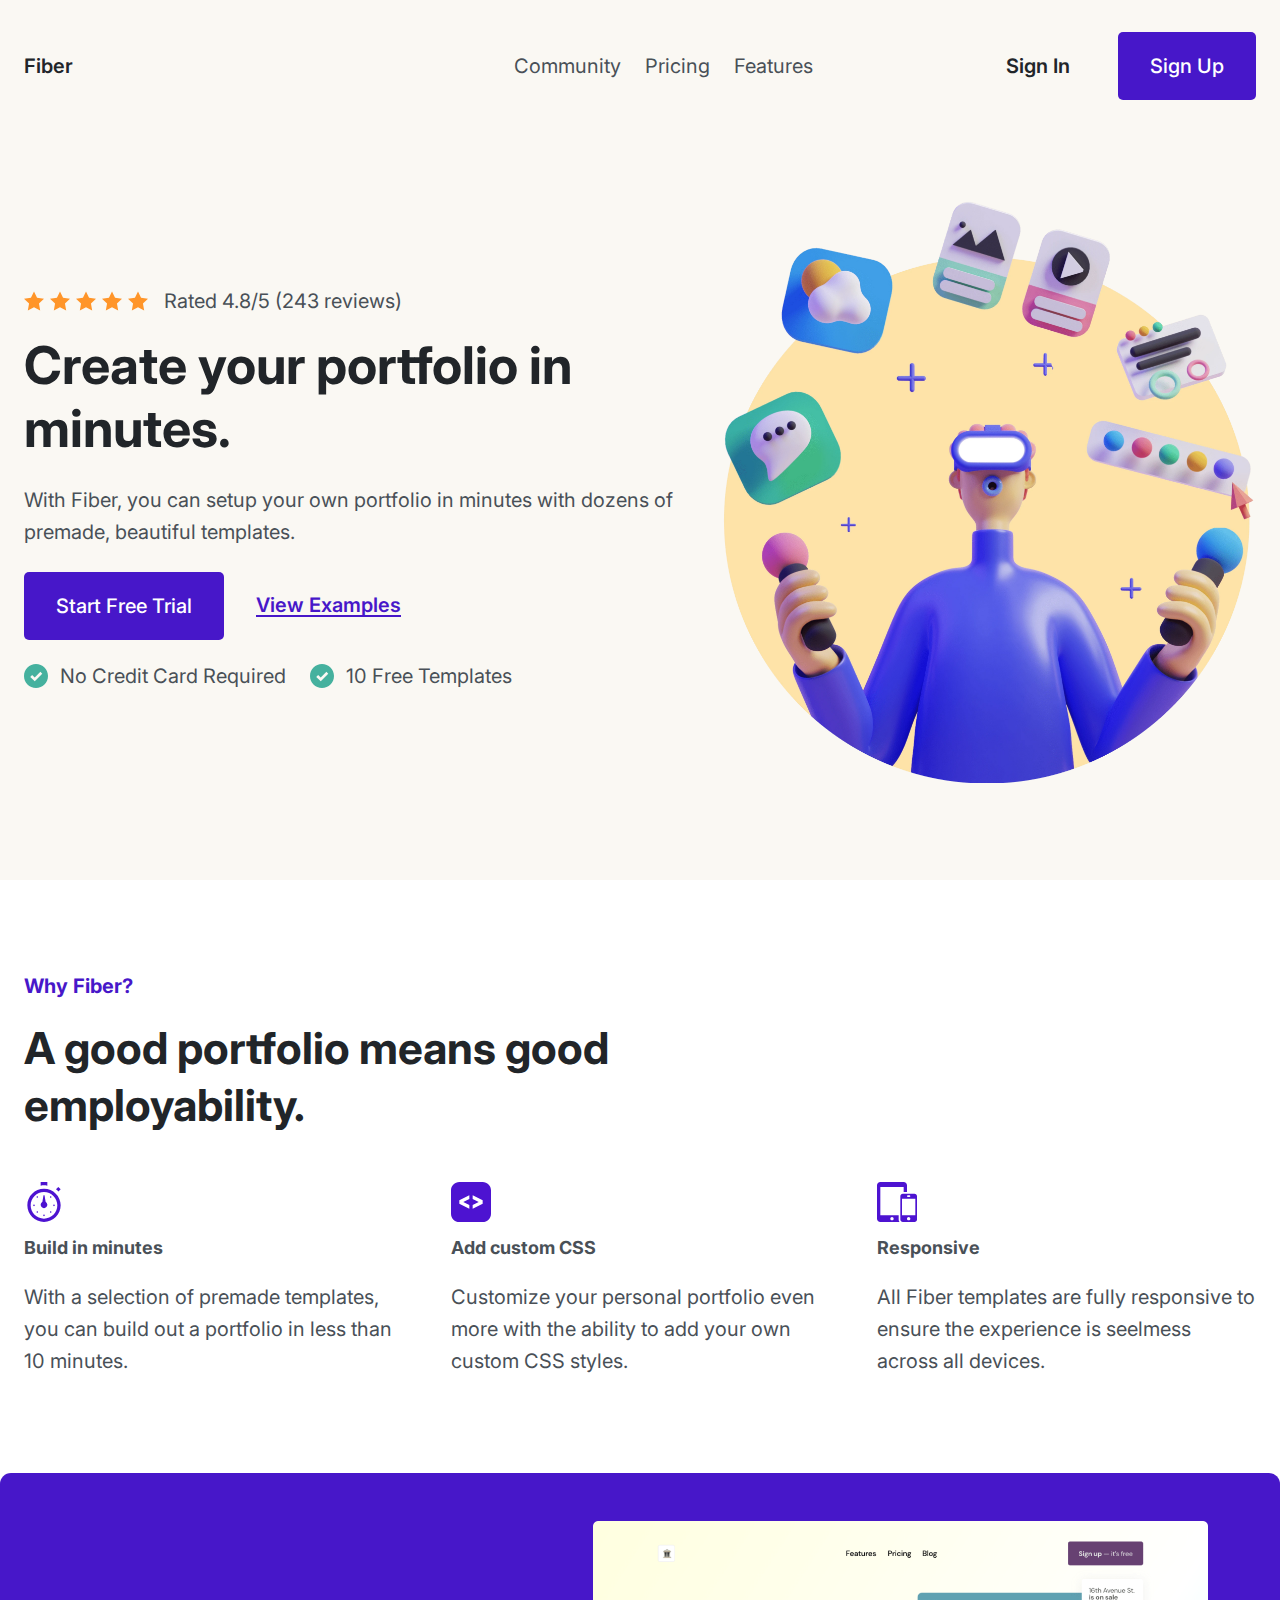
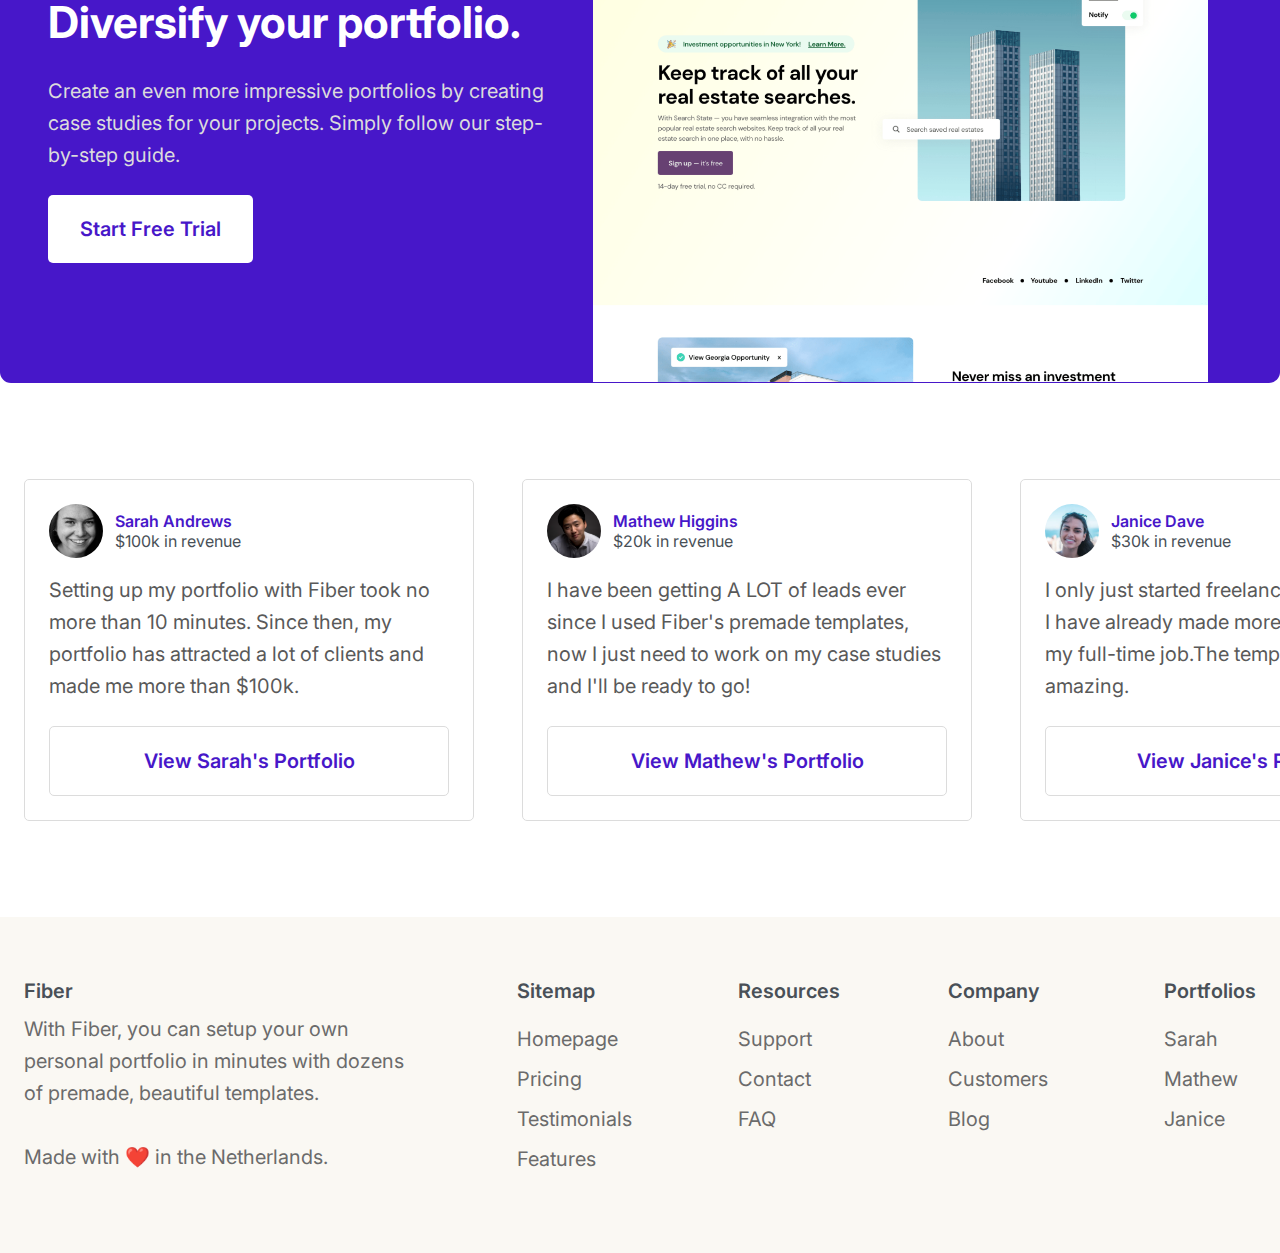
<file: index.html>
<!DOCTYPE html>
<html lang="en">
  <head>
    <meta charset="UTF-8" />
    <meta http-equiv="X-UA-Compatible" content="IE=edge" />
    <meta name="viewport" content="width=device-width, initial-scale=1.0" />
    <link rel="preconnect" href="https://fonts.googleapis.com" />
    <link rel="preconnect" href="https://fonts.gstatic.com" crossorigin />
    <link
      href="https://fonts.googleapis.com/css2?family=Inter:wght@400;500;600;700&display=swap"
      rel="stylesheet"
    />
    <link rel="stylesheet" href="./Styles/Landing Page Styles/style.css" />
    <link rel="stylesheet" href="./Styles/general.css" />
    <link rel="stylesheet" href="./Styles/Landing Page Styles/queries.css" />
    <title>Fiber</title>
  </head>
  <body>
    <header class="header">
      <div class="container grid">
        <div class="logo-box">
          <p class="logo-title">Fiber</p>
        </div>
        <div class="nav-box">
          <nav class="nav-bar">
            <ul class="nav-links">
              <li class="list-item">
                <a href="#" class="link nav-link">Community</a>
              </li>
              <li class="list-item">
                <a href="#" class="link nav-link">Pricing</a>
              </li>
              <li class="list-item">
                <a href="#" class="link nav-link">Features</a>
              </li>
            </ul>
          </nav>
          <div class="account-box">
            <a href="#" class="link nav-link">Sign In</a>
            <a href="sign-up.html" class="btn-link nav-link">Sign Up</a>
          </div>
        </div>
        <button class="btn-mobile-nav">
          <svg
            width="24"
            height="20"
            viewBox="0 0 24 20"
            fill="none"
            xmlns="http://www.w3.org/2000/svg"
          >
            <path
              d="M24 4H0V0H24V4ZM24 8H0V12H24V8ZM24 16H0V20H24V16Z"
              fill="black"
            />
          </svg>
        </button>
      </div>
    </header>

    <!-- MAIN CONTENT -->
    <main>
      <section class="section-hero">
        <div class="container grid">
          <div class="hero-text-box">
            <div class="rating-text-box">
              <div class="rating-stars-box">
                <svg
                  class="hero-icon"
                  viewBox="0 0 18 18"
                  fill="none"
                  xmlns="http://www.w3.org/2000/svg"
                >
                  <path
                    d="M9 0.440247L11.751 6.11625L18 6.9795L13.452 11.3505L14.562 17.5597L9 14.5845L3.43725 17.5597L4.548 11.3505L0 6.9795L6.249 6.11625L9 0.440247Z"
                    fill="#FF9529"
                  />
                </svg>
                <svg
                  class="hero-icon"
                  viewBox="0 0 18 18"
                  fill="none"
                  xmlns="http://www.w3.org/2000/svg"
                >
                  <path
                    d="M9 0.440247L11.751 6.11625L18 6.9795L13.452 11.3505L14.562 17.5597L9 14.5845L3.43725 17.5597L4.548 11.3505L0 6.9795L6.249 6.11625L9 0.440247Z"
                    fill="#FF9529"
                  />
                </svg>
                <svg
                  class="hero-icon"
                  viewBox="0 0 18 18"
                  fill="none"
                  xmlns="http://www.w3.org/2000/svg"
                >
                  <path
                    d="M9 0.440247L11.751 6.11625L18 6.9795L13.452 11.3505L14.562 17.5597L9 14.5845L3.43725 17.5597L4.548 11.3505L0 6.9795L6.249 6.11625L9 0.440247Z"
                    fill="#FF9529"
                  />
                </svg>
                <svg
                  class="hero-icon"
                  viewBox="0 0 18 18"
                  fill="none"
                  xmlns="http://www.w3.org/2000/svg"
                >
                  <path
                    d="M9 0.440247L11.751 6.11625L18 6.9795L13.452 11.3505L14.562 17.5597L9 14.5845L3.43725 17.5597L4.548 11.3505L0 6.9795L6.249 6.11625L9 0.440247Z"
                    fill="#FF9529"
                  />
                </svg>
                <svg
                  class="hero-icon"
                  viewBox="0 0 18 18"
                  fill="none"
                  xmlns="http://www.w3.org/2000/svg"
                >
                  <path
                    d="M9 0.440247L11.751 6.11625L18 6.9795L13.452 11.3505L14.562 17.5597L9 14.5845L3.43725 17.5597L4.548 11.3505L0 6.9795L6.249 6.11625L9 0.440247Z"
                    fill="#FF9529"
                  />
                </svg>
              </div>
              <p class="rating-text">Rated 4.8/5 (243 reviews)</p>
            </div>
            <h1 class="primary-heading">Create your portfolio in minutes.</h1>
            <p class="hero-text">
              With Fiber, you can setup your own portfolio in minutes with
              dozens of premade, beautiful templates.
            </p>
            <div class="hero-links">
              <a href="sign-up.html" class="btn-link">Start Free Trial</a>
              <a href="#" class="link">View Examples</a>
            </div>
            <ul class="hero-list">
              <li class="hero-list-item">
                <svg
                  width="24"
                  height="24"
                  viewBox="0 0 24 24"
                  fill="none"
                  xmlns="http://www.w3.org/2000/svg"
                >
                  <path
                    d="M12 0C5.373 0 0 5.373 0 12C0 18.627 5.373 24 12 24C18.627 24 24 18.627 24 12C24 5.373 18.627 0 12 0ZM10.75 17.292L6.25 12.928L8.107 11.07L10.75 13.576L16.393 7.792L18.25 9.649L10.75 17.292Z"
                    fill="#45B19E"
                  />
                </svg>
                No Credit Card Required
              </li>
              <li class="hero-list-item">
                <svg
                  width="24"
                  height="24"
                  viewBox="0 0 24 24"
                  fill="none"
                  xmlns="http://www.w3.org/2000/svg"
                >
                  <path
                    d="M12 0C5.373 0 0 5.373 0 12C0 18.627 5.373 24 12 24C18.627 24 24 18.627 24 12C24 5.373 18.627 0 12 0ZM10.75 17.292L6.25 12.928L8.107 11.07L10.75 13.576L16.393 7.792L18.25 9.649L10.75 17.292Z"
                    fill="#45B19E"
                  />
                </svg>
                10 Free Templates
              </li>
            </ul>
          </div>
          <div class="hero-img-box">
            <picture>
              <source
                srcset="./Assets/hero-Illustration.webp"
                type="image/webp"
              />
              <source
                srcset="./Assets/hero-Illustration-min.png"
                type="image/png"
              />
              <img
                class="hero-img"
                src="./Assets/hero-Illustration.png"
                alt="A person is browsing through different kinds of templates."
              />
            </picture>
          </div>
        </div>
      </section>

      <section class="section-features">
        <div class="container">
          <h3 class="subheading">Why Fiber?</h3>
          <h2 class="secondary-heading">
            A good portfolio means good employability.
          </h2>
          <div class="features grid grid--3-cols">
            <div class="feature-box">
              <svg
                class="feature-icon"
                viewBox="0 0 40 40"
                fill="none"
                xmlns="http://www.w3.org/2000/svg"
              >
                <path
                  d="M21.6666 20L20.52 13.3333H19.505L18.3333 20C17.34 20.5783 16.6666 21.64 16.6666 22.8717C16.6666 24.7117 18.16 26.205 20 26.205C21.84 26.205 23.3333 24.7117 23.3333 22.8717C23.3333 21.64 22.66 20.5783 21.6666 20ZM20 6.66667C10.7966 6.66667 3.33331 14.1283 3.33331 23.3333C3.33331 32.5383 10.7966 40 20 40C29.2033 40 36.6666 32.5383 36.6666 23.3333C36.6666 14.1283 29.2033 6.66667 20 6.66667ZM20 36.6667C12.6483 36.6667 6.66665 30.685 6.66665 23.3333C6.66665 15.9817 12.6483 10 20 10C27.3516 10 33.3333 15.9817 33.3333 23.3333C33.3333 30.685 27.3516 36.6667 20 36.6667ZM16.6666 3.635V0H23.3333V3.635C20.9366 3.23 19.0133 3.23833 16.6666 3.635ZM31.965 7.345L34.31 5L36.6666 7.35667L34.465 9.55833C33.695 8.75167 32.8583 8.015 31.965 7.345ZM10.8333 23.3333C10.8333 23.7933 10.46 24.1667 9.99998 24.1667C9.53998 24.1667 9.16665 23.7933 9.16665 23.3333C9.16665 22.8733 9.53998 22.5 9.99998 22.5C10.46 22.5 10.8333 22.8733 10.8333 23.3333ZM30.8333 23.3333C30.8333 23.7933 30.46 24.1667 30 24.1667C29.54 24.1667 29.1666 23.7933 29.1666 23.3333C29.1666 22.8733 29.54 22.5 30 22.5C30.46 22.5 30.8333 22.8733 30.8333 23.3333ZM20.8333 33.3333C20.8333 33.7933 20.46 34.1667 20 34.1667C19.54 34.1667 19.1666 33.7933 19.1666 33.3333C19.1666 32.8733 19.54 32.5 20 32.5C20.46 32.5 20.8333 32.8733 20.8333 33.3333ZM14.1666 30C14.1666 30.46 13.7933 30.8333 13.3333 30.8333C12.8733 30.8333 12.5 30.46 12.5 30C12.5 29.54 12.8733 29.1667 13.3333 29.1667C13.7933 29.1667 14.1666 29.54 14.1666 30ZM27.5 30C27.5 30.46 27.1266 30.8333 26.6666 30.8333C26.2066 30.8333 25.8333 30.46 25.8333 30C25.8333 29.54 26.2066 29.1667 26.6666 29.1667C27.1266 29.1667 27.5 29.54 27.5 30ZM14.1666 15C14.1666 15.46 13.7933 15.8333 13.3333 15.8333C12.8733 15.8333 12.5 15.46 12.5 15C12.5 14.54 12.8733 14.1667 13.3333 14.1667C13.7933 14.1667 14.1666 14.54 14.1666 15ZM27.5 15C27.5 15.46 27.1266 15.8333 26.6666 15.8333C26.2066 15.8333 25.8333 15.46 25.8333 15C25.8333 14.54 26.2066 14.1667 26.6666 14.1667C27.1266 14.1667 27.5 14.54 27.5 15Z"
                  fill="#4D13D1"
                />
              </svg>

              <h4 class="feature-title">Build in minutes</h4>
              <p class="feature-text">
                With a selection of premade templates, you can build out a
                portfolio in less than 10 minutes.
              </p>
            </div>
            <div class="feature-box">
              <svg
                class="feature-icon"
                viewBox="0 0 40 40"
                fill="none"
                xmlns="http://www.w3.org/2000/svg"
              >
                <path
                  d="M31.6667 0H8.33333C3.73167 0 0 3.73167 0 8.33333V31.6667C0 36.2683 3.73167 40 8.33333 40H31.6667C36.27 40 40 36.2683 40 31.6667V8.33333C40 3.73167 36.27 0 31.6667 0ZM18.3333 16.9983L12.2667 20L18.3333 22.9933V26.6667L8.33333 21.775V18.2233L18.3333 13.3333V16.9983ZM31.6667 21.775L21.6667 26.6667V22.9933L27.7333 20L21.6667 16.9983V13.3333L31.6667 18.225V21.775Z"
                  fill="#4D13D1"
                />
              </svg>

              <h4 class="feature-title">Add custom CSS</h4>
              <p class="feature-text">
                Customize your personal portfolio even more with the ability to
                add your own custom CSS styles.
              </p>
            </div>
            <div class="feature-box">
              <svg
                class="feature-icon"
                viewBox="0 0 40 40"
                fill="none"
                xmlns="http://www.w3.org/2000/svg"
              >
                <path
                  fill-rule="evenodd"
                  clip-rule="evenodd"
                  d="M22.605 40H3.33333C1.49333 40 0 38.5067 0 36.6667V3.33333C0 1.49333 1.49333 0 3.33333 0H26.6667C28.5067 0 30 1.49333 30 3.33333V10H26.6667V5H3.33333V33.3333H21.6667V37.5C21.6667 38.3733 21.97 39.4583 22.605 40ZM37.5 11.6667C38.88 11.6667 40 12.7867 40 14.1667V37.5C40 38.8767 38.8817 40 37.5 40H25.8333C24.4517 40 23.3333 38.875 23.3333 37.5V14.1667C23.3333 12.7883 24.455 11.6667 25.8333 11.6667H37.5ZM15 35C15.92 35 16.6667 35.7467 16.6667 36.6667C16.6667 37.5867 15.92 38.3333 15 38.3333C14.08 38.3333 13.3333 37.5867 13.3333 36.6667C13.3333 35.7467 14.08 35 15 35ZM31.6667 38.3333C30.745 38.3333 30 37.5867 30 36.6667C30 35.7467 30.745 35 31.6667 35C32.5867 35 33.3317 35.7467 33.3317 36.6667C33.3317 37.5867 32.5867 38.3333 31.6667 38.3333ZM38.3333 33.3333V16.6267H25V33.3333H38.3333ZM32.5 15C32.9583 15 33.3333 14.6267 33.3333 14.1667C33.3333 13.7067 32.9583 13.3333 32.5 13.3333H30.8333C30.3733 13.3333 30 13.7067 30 14.1667C30 14.6267 30.3733 15 30.8333 15H32.5Z"
                  fill="#4D13D1"
                />
              </svg>

              <h4 class="feature-title">Responsive</h4>
              <p class="feature-text">
                All Fiber templates are fully responsive to ensure the
                experience is seelmess across all devices.
              </p>
            </div>
          </div>
        </div>
      </section>

      <section class="section-cta">
        <div class="container grid">
          <div class="cta-text-box">
            <h2 class="secondary-heading">Diversify your portfolio.</h2>
            <p class="cta-text">
              Create an even more impressive portfolios by creating case studies
              for your projects. Simply follow our step-by-step guide.
            </p>
            <a href="sign-up.html" class="btn-link">Start Free Trial</a>
          </div>
          <div class="cta-img-box">
            <img
              class="cta-img"
              src="./Assets/Page Image.png"
              alt="Fiber's actual page's screenshot."
            />
          </div>
        </div>
      </section>

      <div class="section-testimonials">
        <div class="container">
          <div class="testimonial-box">
            <div class="testimonial-author-box">
              <img
                src="./Assets/User Avatar.svg"
                alt="A portrait of Sarah Andrews"
              />
              <div class="testimonial-author-text-box">
                <p class="author-name">Sarah Andrews</p>
                <p class="author-revenue">$100k in revenue</p>
              </div>
            </div>
            <p class="testimonial-text">
              Setting up my portfolio with Fiber took no more than 10 minutes.
              Since then, my portfolio has attracted a lot of clients and made
              me more than $100k.
            </p>
            <a href="#" class="btn-link">View Sarah's Portfolio</a>
          </div>
          <div class="testimonial-box">
            <div class="testimonial-author-box">
              <img
                src="./Assets/User Avatar 2.svg"
                alt="A portrait of Sarah Andrews"
              />
              <div class="testimonial-author-text-box">
                <p class="author-name">Mathew Higgins</p>
                <p class="author-revenue">$20k in revenue</p>
              </div>
            </div>
            <p class="testimonial-text">
              I have been getting A LOT of leads ever since I used Fiber's
              premade templates, now I just need to work on my case studies and
              I'll be ready to go!
            </p>
            <a href="#" class="btn-link">View Mathew's Portfolio</a>
          </div>
          <div class="testimonial-box">
            <div class="testimonial-author-box">
              <img
                src="./Assets/User Avatar 32.svg"
                alt="A portrait of Sarah Andrews"
              />
              <div class="testimonial-author-text-box">
                <p class="author-name">Janice Dave</p>
                <p class="author-revenue">$30k in revenue</p>
              </div>
            </div>
            <p class="testimonial-text">
              I only just started freelancing this year, and I have already made
              more than I ever got in my full-time job.The templates are so
              amazing.
            </p>
            <a href="#" class="btn-link">View Janice's Portfolio</a>
          </div>
        </div>
      </div>
    </main>
    <footer class="footer">
      <div class="container grid">
        <div class="footer-logo-box">
          <p class="footer-logo-title">Fiber</p>
          <p class="footer-text">
            With Fiber, you can setup your own personal portfolio in minutes
            with dozens of premade, beautiful templates.
          </p>
          <br />
          <br />
          <p class="footer-text">Made with ❤️ in the Netherlands.</p>
        </div>
        <div class="footer-links-box">
          <ul class="footer-list">
            <li class="list-item">Sitemap</li>
            <li class="list-item"><a class="link" href="#">Homepage</a></li>
            <li class="list-item"><a class="link" href="#">Pricing</a></li>
            <li class="list-item"><a class="link" href="#">Testimonials</a></li>
            <li class="list-item"><a class="link" href="#">Features</a></li>
          </ul>
        </div>
        <div class="footer-links-box">
          <ul class="footer-list">
            <li class="list-item">Resources</li>
            <li class="list-item"><a class="link" href="#">Support</a></li>
            <li class="list-item"><a class="link" href="#">Contact</a></li>
            <li class="list-item"><a class="link" href="#">FAQ</a></li>
          </ul>
        </div>
        <div class="footer-links-box">
          <ul class="footer-list">
            <li class="list-item">Company</li>
            <li class="list-item"><a class="link" href="#">About</a></li>
            <li class="list-item"><a class="link" href="#">Customers</a></li>
            <li class="list-item"><a class="link" href="#">Blog</a></li>
          </ul>
        </div>
        <div class="footer-links-box">
          <ul class="footer-list">
            <li class="list-item">Portfolios</li>
            <li class="list-item">
              <a class="link" href="#">Sarah</a>
            </li>
            <li class="list-item">
              <a class="link" href="#">Mathew</a>
            </li>
            <li class="list-item"><a class="link" href="#">Janice</a></li>
          </ul>
        </div>
      </div>
    </footer>
    <script src="./script.js"></script>
  </body>
</html>
</file>
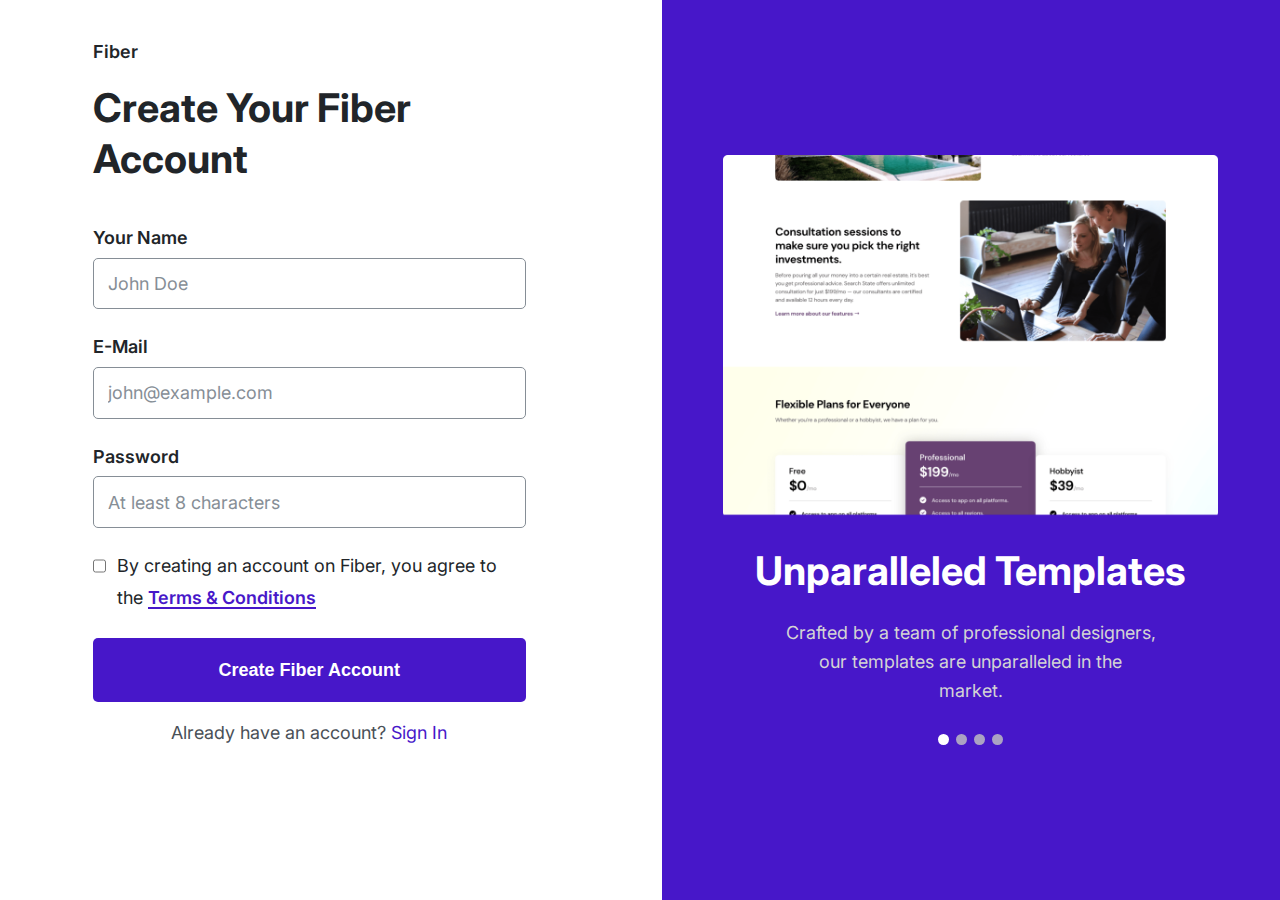
<file: sign-up.html>
<!DOCTYPE html>
<html lang="en">
  <head>
    <meta charset="UTF-8" />
    <meta http-equiv="X-UA-Compatible" content="IE=edge" />
    <meta name="viewport" content="width=device-width, initial-scale=1.0" />
    <link
      href="https://fonts.googleapis.com/css2?family=Inter:wght@400;500;600;700&display=swap"
      rel="stylesheet"
    />
    <link rel="stylesheet" href="./Styles/Sign Up Page Styles/style.css" />
    <link rel="stylesheet" href="./Styles/general.css" />
    <link rel="stylesheet" href="./Styles/Sign Up Page Styles/queries.css" />
    <title>Fiber: Sign Up</title>
  </head>
  <body>
    <main>
      <div class="container grid">
        <div class="form-box">
          <p class="logo-title">
            <a href="./index.html" class="logo-link">Fiber</a>
          </p>
          <h2 class="secondary-heading">Create Your Fiber Account</h2>
          <form class="sign-up-form" action="post">
            <label for="user-name">Your Name</label>
            <input id="user-name" required placeholder="John Doe" type="text" />
            <label for="email">E-Mail</label>
            <input
              id="email"
              required
              placeholder="john@example.com"
              type="email"
            />
            <label for="password">Password</label>
            <input
              id="password"
              required
              placeholder="At least 8 characters"
              type="password"
            />
            <label class="checkbox-text" for="terms-conditions"
              ><input id="terms-conditions" required type="checkbox" />
              <span
                >By creating an account on Fiber, you agree to the
                <a href="#" class="link"> Terms & Conditions</a></span
              ></label
            >
            <button type="submit">Create Fiber Account</button>
          </form>
          <p class="sign-in-text">
            Already have an account? <a href="#" class="link">Sign In</a>
          </p>
        </div>
        <div class="img-box">
          <img
            class="sign-up-img"
            src="./Assets/Sign Up Image.png"
            alt="Screenshot of Fiber's premade template."
          />
          <div class="sign-up-text-box">
            <h2 class="secondary-heading">Unparalleled Templates</h2>
            <p class="img-text">
              Crafted by a team of professional designers, our templates are
              unparalleled in the market.
            </p>
          </div>
          <div class="bubble-box">
            <button class="bubble-btn active"></button>
            <button class="bubble-btn"></button>
            <button class="bubble-btn"></button>
            <button class="bubble-btn"></button>
          </div>
        </div>
      </div>
    </main>
  </body>
</html>
</file>
<file: Styles/Landing Page Styles/style.css>
/* *************************************** */
/* MAIN PAGE GENERAL SETTINGS */
/* *************************************** */
.container {
  max-width: 130rem;
  margin: 0 auto;
}

/* *************************************** */
/* MAIN HEADER */
/* *************************************** */

.header {
  background-color: #faf8f3;
  position: relative;
}

.header .container {
  padding: 3.2rem 0;
  grid-template-columns: 1fr 2fr;
  align-items: center;
}

.logo-title {
  font-size: 2rem;
  color: #212529;
  font-weight: 600;
}

.nav-box {
  display: grid;
  grid-template-columns: 1fr 1fr;
  align-items: center;
}

.nav-bar {
  justify-self: center;
}

.nav-links {
  display: flex;
  gap: 2.4rem;
  list-style: none;
  align-items: center;
}

.account-box {
  justify-self: end;
  display: flex;
  gap: 4.8rem;
  align-items: center;
}

.account-box .link:link,
.account-box .link:visited {
  display: inline-block;
  color: #212529;
  font-weight: 600;
}

.account-box .link:hover,
.account-box .link:active {
  color: #868e96;
}

/* MOBILE NAVIGATION */

.btn-mobile-nav {
  border: none;
  background: none;
  cursor: pointer;
  display: none;
}

/* *************************************** */
/* HERO SECTION */
/* *************************************** */

.section-hero {
  padding: 6.4rem 0 9.6rem 0;
  background-color: #faf8f3;
}

.section-hero .container {
  grid-template-columns: 5fr 4fr;
  gap: 3rem;
  align-items: center;
}

.rating-text-box {
  display: flex;
  align-items: center;
  gap: 1.6rem;
  margin-bottom: 2.4rem;
}

.rating-stars-box {
  display: flex;
  gap: 0.6rem;
}

.hero-icon {
  height: 2rem;
  width: 2rem;
}

.rating-text {
  font-size: 2rem;
}

.hero-text {
  font-size: 2rem;
  line-height: 1.6;
  margin-bottom: 2.4rem;
}

.hero-links {
  display: flex;
  gap: 3.2rem;
  align-items: center;
  margin-bottom: 2.4rem;
}

.hero-links .link:link,
.hero-links .link:visited {
  font-weight: 600;
  color: #4717c9;
  border-bottom: 2px solid currentColor;
}

.hero-links .link:hover,
.hero-links .link:active {
  color: #5e36cb;
}

.hero-list {
  list-style: none;
  display: flex;
  gap: 2.4rem;
}

.hero-list-item {
  display: flex;
  align-items: center;
  font-size: 2rem;
  gap: 1.2rem;
}

.hero-img {
  width: 100%;
}

/* *************************************** */
/* FEATURES SECTION */
/* *************************************** */

.section-features {
  margin-top: 9.6rem;
}

.subheading {
  color: #4717c9;
  font-size: 2rem;
  margin-bottom: 2.4rem;
}

.section-features .secondary-heading {
  width: 50%;
  margin-bottom: 4.8rem;
}

.feature-icon {
  height: 4rem;
  width: 4rem;
  margin-bottom: 1.6rem;
}

.feature-title {
  font-size: 1.8rem;
  margin-bottom: 2.4rem;
}

.feature-text {
  font-size: 2rem;
  line-height: 1.6;
}

/* *************************************** */
/* CALL TO ACTION SECTION */
/* *************************************** */

.section-cta {
  margin-top: 9.6rem;
}

.section-cta .container {
  background-color: #4717c9;
  border-radius: 11px;
  grid-template-columns: 3fr 4fr;
  color: #fff;
  align-items: center;
  padding-left: 4.8rem;
}

.cta-text {
  font-size: 2rem;
  color: #dcdcdc;
  line-height: 1.6;
  margin-bottom: 2.4rem;
}

.cta-text-box .btn-link:link,
.cta-text-box .btn-link:visited {
  background-color: #fff;
  color: #4717c9;
  font-weight: 600;
}

.cta-text-box .btn-link:hover,
.cta-text-box .btn-link:active {
  background-color: #6c45d4;
  color: #fff;
  box-shadow: 0 0 0 2px #fff;
}

.cta-text-box .secondary-heading {
  color: #fff;
}

.cta-img-box {
  padding: 4.8rem 4.8rem 0 0;
}

.cta-img {
  width: 100%;
}

/* *************************************** */
/* TESTIMONIALS SECTION */
/* *************************************** */

.section-testimonials {
  margin: 9.6rem 0;
}

.section-testimonials .container {
  display: flex;
  overflow-x: scroll;
  gap: 4.8rem;
}

.testimonial-box {
  flex: 45rem 0 0;
  border: 1px solid #dcdcdc;
  border-radius: 5px;
  padding: 2.4rem;
}

.testimonial-author-box {
  display: flex;
  align-items: center;
  gap: 1.2rem;
  margin-bottom: 1.6rem;
}

.testimonial-author-text-box {
  display: flex;
  flex-direction: column;
  gap: 4px;
}

.author-name {
  color: #4717c9;
  font-size: 1.6rem;
  font-weight: 600;
}

.author-revenue {
  font-size: 1.6rem;
}

.testimonial-text {
  font-size: 2rem;
  line-height: 1.6;
  color: #595959;
  margin-bottom: 2.4rem;
}

.section-testimonials .btn-link:link,
.section-testimonials .btn-link:visited {
  background-color: #fff;
  color: #4717c9;
  border: 1px solid #dcdcdc;
  width: 100%;
  text-align: center;
  font-weight: 600;
}

.section-testimonials .btn-link:hover,
.section-testimonials .btn-link:active {
  border: none;
}

/* *************************************** */
/* FOOTER */
/* *************************************** */

.footer {
  padding: 6.4rem 0;
  background-color: #faf8f3;
}

.footer .container {
  grid-template-columns: 2.5fr 1fr 1fr 1fr 1fr;
}

.footer-logo-title {
  font-size: 2rem;
  margin-bottom: 1.2rem;
  font-weight: 600;
}

.footer-text {
  font-size: 2rem;
  line-height: 1.6;
  margin-bottom: 1.2rem;
  color: #6b6b6b;
}

.footer-links-box {
  justify-self: end;
}

.footer-list {
  list-style: none;
}

.footer-list .list-item:first-child {
  margin-bottom: 2.8rem;
  font-weight: 600;
}

.footer-list .list-item:not(:first-child) {
  margin-bottom: 2rem;
}

.footer .link:link,
.footer .link:visited {
  color: #6b6b6b;
}

.footer .link:hover,
.footer .link:active {
  color: #c4c4c4;
}
</file>
<file: Styles/general.css>
/* 

--- 01 TYPOGRAPHY SYSTEM

FONT SIZE SYSTEM (px)
10 / 12 / 14 / 16 / 18 / 20 / 24 / 30 / 36 / 44 / 52 / 62 / 74 / 86 / 98

- Font weights
Default: 400
Medium: 500
Semi-bold: 600
Bold: 700

- Line heights

- Letter Spacing

--- 02 COLORS

Primary: #4717c9;
Background-color: #faf8f3;

- Tints

- Shades 

- Accents 

- Greys

--- 05 SHADOWS

--- 06 BORDER RADIUS

--- 07 WHITE SPACE

SPACING SYSTEM (px)
2 / 4 / 8 / 12 / 16 / 24 / 32 / 48 / 64 / 80 / 96 / 128
*/

/* *************************************** */
/* GENERAL STYLING */
/* *************************************** */

.grid {
  display: grid;
  gap: 4.8rem;
}

.grid--3-cols {
  grid-template-columns: repeat(3, 1fr);
}

* {
  margin: 0;
  padding: 0;
  box-sizing: border-box;
}

*:focus {
  outline: none;
  box-shadow: 0 0 0 6px #6c45d4;
  border: none;
}

html {
  font-size: 62.5%;
  overflow-x: hidden;
}

body {
  color: #495057;
  line-height: 1;
  font-weight: 400;
  font-family: "Inter", sans-serif;
  overscroll-behavior: none;
  overflow-x: hidden;
}

.primary-heading {
  font-size: 5.2rem;
  margin-bottom: 2.4rem;
  line-height: 1.2;
  color: #212529;
}

.secondary-heading {
  font-size: 4.4rem;
  margin-bottom: 2.4rem;
  line-height: 1.3;
  color: #212529;
}

.link:link,
.link:visited {
  color: #495057;
  font-size: 2rem;
  text-decoration: none;
  display: inline-block;
}

.link:hover,
.link:active {
  color: #868e96;
}

.btn-link:link,
.btn-link:visited {
  text-decoration: none;
  font-size: 2rem;
  padding: 2.4rem 3.2rem;
  border-radius: 5px;
  background-color: #4717c9;
  color: #fff;
  font-weight: 500;
  transition: all 0.3s;
  display: inline-block;
}

.btn-link:hover,
.btn-link:active {
  background-color: #faf8f3;
  color: #6c45d4;
  box-shadow: 0 0 0 3px #6c45d4;
}

.list-item {
  font-size: 2rem;
}
</file>
<file: Styles/Landing Page Styles/queries.css>
/* *************************************** */
/* BELOW 1312 PIXELS (82em) */
/* *************************************** */

@media (max-width: 82em) {
  .header .container {
    padding: 3.2rem 2.4rem;
  }
  .container {
    padding: 0 2.4rem;
  }
}

/* *************************************** */
/* BELOW 1120 PIXELS (70em) */
/* *************************************** */

@media (max-width: 70em) {
  html {
    font-size: 56.25%;
  }
}

/* *************************************** */
/* BELOW 944 PIXELS (59em) */
/* *************************************** */

@media (max-width: 59em) {
  html {
    font-size: 8px;
  }

  .primary-heading {
    font-size: 4.4rem;
  }

  .secondary-heading {
    font-size: 3.6rem;
  }

  .header .container {
    gap: 0;
    grid-template-columns: 1fr 2fr;
  }

  .account-box {
    display: grid;
    grid-template-columns: 1fr 1fr;
    gap: 0;
  }

  .hero-icon {
    height: 16px;
    width: 16px;
  }

  .rating-text,
  .hero-text,
  .hero-list-item,
  .subheading,
  .feature-text,
  .cta-text,
  .testimonial-text,
  .footer-text,
  .link:link,
  .link:visited,
  .btn-link:link,
  .btn-link:visited {
    font-size: 1.8rem;
  }

  .feature-title {
    font-size: 1.6rem;
  }

  .section-cta .container {
    grid-template-columns: 1fr 1fr;
  }

  .footer .container {
    grid-template-columns: 1fr 1fr 1fr 1fr;
  }

  .footer-logo-box {
    grid-column: 1 / span 2;
  }

  .footer-links-box {
    justify-self: start;
  }
}

/* *************************************** */
/* BELOW 768 PIXELS (48em) */
/* *************************************** */

@media (max-width: 48em) {
  .header .container {
    display: flex;
    justify-content: space-between;
  }

  .nav-box {
    display: flex;
    gap: 2.4rem;
  }

  .account-box {
    display: flex;
    gap: 2.4rem;
  }

  .section-hero {
    padding-top: 0;
  }

  .section-hero .container {
    grid-template-columns: 1fr;
  }

  .section-cta .container {
    padding: 3.2rem 0 3.2rem 4.8rem;
  }
  .hero-img-box {
    grid-row: 1;
  }

  .hero-img-box picture {
    justify-self: center;
    display: flex;
    justify-content: center;
  }

  .hero-img {
    width: 80%;
  }

  .section-features .secondary-heading {
    width: 80%;
  }
}

/* *************************************** */
/* BELOW 520 PIXELS (32.5em) */
/* *************************************** */

@media (max-width: 32.5em) {
  .section-hero,
  .section-features,
  .section-cta,
  .section-testimonials,
  .footer {
    padding-right: 2.4rem;
    padding-left: 2.4rem;
  }
  .primary-heading,
  .secondary-heading {
    width: 80%;
  }
  .hero-links {
    display: flex;
    flex-direction: column;
    gap: 2.4rem;
    align-items: center;
    margin-bottom: 2.4rem;
  }

  .btn-link:link,
  .btn-link:visited {
    width: 100%;
    text-align: center;
  }

  .hero-list {
    display: flex;
    flex-direction: column;
    gap: 1.6rem;
  }

  .section-features .features {
    grid-template-columns: 1fr;
  }

  .section-cta .container {
    grid-template-columns: 1fr;
    padding: 4.8rem 3.2rem 0 3.2rem;
  }

  .cta-img-box {
    padding: 0;
  }

  .section-testimonials .container {
    flex-direction: column;
  }

  .testimonial-box {
    flex: 0;
  }

  .footer .container {
    grid-template-columns: 1fr 1fr;
  }

  .btn-mobile-nav {
    display: block;
    z-index: 999;
  }

  .nav-box {
    position: absolute;
    top: 0;
    left: 0;
    height: 100vh;
    width: 100%;
    display: flex;
    flex-direction: column;
    gap: 4.8rem;
    justify-content: center;
    align-items: center;
    background-color: rgba(255, 255, 255, 0.938);
    transition: all 0.4s ease;
    transform: translateX(100%);
    opacity: 0;
    pointer-events: none;
    visibility: hidden;
  }

  .nav-open .nav-box {
    opacity: 1;
    pointer-events: auto;
    visibility: visible;
    transform: translateX(0);
  }

  .nav-links,
  .account-box {
    flex-direction: column;
    gap: 4.8rem;
  }

  .nav-link:link,
  .nav-link:visited {
    font-size: 3rem;
    font-weight: 600;
  }
}
</file>
<file: Styles/Sign Up Page Styles/style.css>
.container {
  height: 100vh;
  grid-template-columns: 1fr 1fr;
}
/* *************************************** */
/* FORM INPUT SECTION */
/* *************************************** */

.form-box {
  width: 70%;
  margin: 0 auto;
  padding: 4.8rem 0;
}

.logo-link:link,
.logo-link:visited {
  font-size: 2rem;
  font-weight: 600;
  color: #212529;
  margin-bottom: 6.4rem;
  text-decoration: none;
  display: inline-block;
  margin-bottom: 2.4rem;
}

.form-box input:not(:first-child) {
  width: 100%;
  padding: 1.6rem;
  font-size: 2rem;
  font-family: "Inter", sans-serif;
  border: 1px solid #868e96;
  border-radius: 5px;
  margin-bottom: 3.2rem;
}

.form-box .secondary-heading {
  margin-bottom: 4.8rem;
}

.form-box input::placeholder {
  color: #868e96;
}

label {
  font-size: 2rem;
  color: #212529;
  font-weight: 600;
  margin-bottom: 1.2rem;
  display: block;
}

.checkbox-box {
  display: flex;
  gap: 1.2rem;
  align-items: flex-start;
  justify-content: flex-start;
}

button[type="submit"] {
  width: 100%;
  display: block;
  background-color: #4717c9;
  border: none;
  color: #fff;
  padding: 2.4rem 0;
  font-size: 2rem;
  font-weight: 600;
  border-radius: 5px;
  margin-bottom: 2.4rem;
}

input[type="checkbox"] {
  width: 2rem;
  height: 2rem;
}

.checkbox-text {
  font-weight: 400;
  display: flex;
  gap: 1.2rem;
  align-items: flex-start;
  margin-bottom: 3.2rem;
}

.checkbox-text .link:link,
.checkbox-text .link:visited {
  color: #4717c9;
  border-bottom: 2px solid currentColor;
  font-weight: 600;
  display: inline-block;
  margin-top: 1.6rem;
}

.sign-in-text {
  font-size: 2rem;
  text-align: center;
}

.sign-in-text .link:link,
.sign-in-text .link:visited {
  color: #4717c9;
}

.sign-in-text .link:hover,
.sign-in-text .link:active {
  color: #6c45d4;
}

/* *************************************** */
/* IMAGE SECTION */
/* *************************************** */

.img-box {
  background-color: #4717c9;
  display: flex;
  flex-direction: column;
  gap: 3.2rem;
  align-items: center;
  justify-content: center;
}

.sign-up-img {
  width: 80%;
}

.img-box .secondary-heading {
  color: #fff;
  display: inline-block;
}

.sign-up-text-box {
  text-align: center;
}

.img-text {
  font-size: 2rem;
  color: #d4d4d4;
  width: 60%;
  display: inline-block;
  line-height: 1.6;
}

.bubble-box {
  display: flex;
  gap: 0.8rem;
}

.bubble-btn {
  padding: 0.6rem;
  border: none;
  border-radius: 50%;
  background-color: #c2c2c2d0;
}

.bubble-btn.active {
  background-color: #fff;
}
</file>
<file: Styles/Sign Up Page Styles/queries.css>
/* *************************************** */
/* BELOW 1280 PIXELS (90em) */
/* *************************************** */
@media (max-width: 80em) {
  html {
    font-size: 56.25%;
  }
}

/* *************************************** */
/* BELOW 1000 PIXELS (62.5em) */
/* *************************************** */
@media (max-width: 62.5em) {
  .container {
    height: 100vh;
    grid-template-columns: 1fr;
    padding: 3.2rem 0;
  }

  .img-box {
    display: none;
  }

  .form-box {
    width: 80%;
    margin: 0 auto;
  }
}

/* *************************************** */
/* BELOW 424 PIXELS (26.5em) */
/* *************************************** */
@media (max-width: 26.5em) {
  html {
    font-size: 8px;
  }

  .container {
    padding: 1.6rem 0;
  }

  .secondary-heading {
    font-size: 3.6rem;
  }

  .logo-title,
  .form-box input:not(:first-child),
  label,
  button[type="submit"],
  .sign-in-text {
    font-size: 1.8rem;
  }

  .checkbox-text .link:link,
  .checkbox-text .link:visited {
    font-size: 1.8rem;
    margin: 0;
    display: inline;
  }

  .checkbox-text {
    line-height: 1.6;
  }
}
</file>
